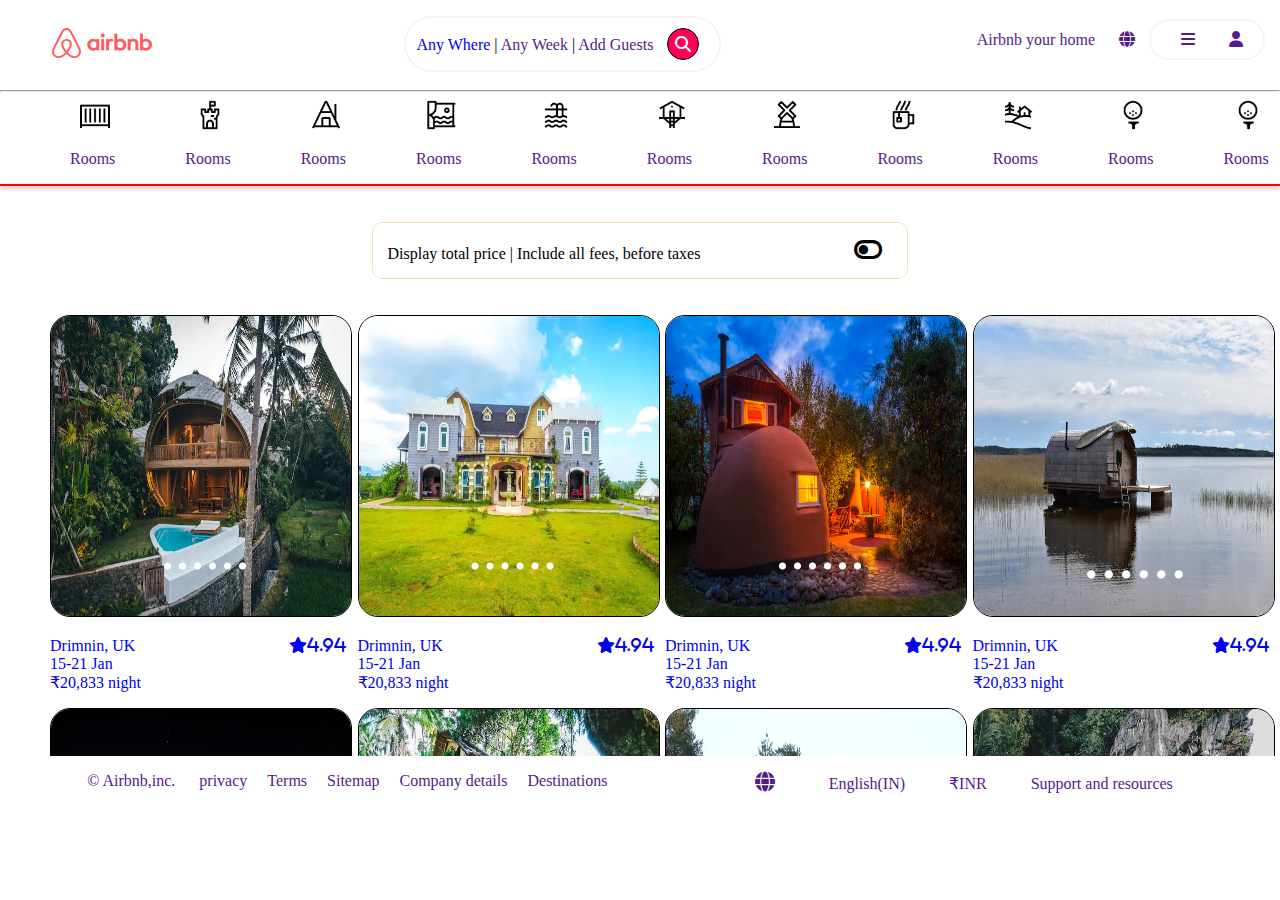
<file: index.html>
<!DOCTYPE html>
<html lang="en">
<head>
  <meta charset="UTF-8">
  <meta name="viewport" content="width=device-width, initial-scale=1.0">
  <title>Airbnb Clone</title>
  <link rel="stylesheet" href="landing.css">
  <link rel="stylesheet" href="https://cdnjs.cloudflare.com/ajax/libs/font-awesome/4.7.0/css/font-awesome.css">
  <link rel="stylesheet" href="https://cdnjs.cloudflare.com/ajax/libs/font-awesome/6.4.0/css/all.min.css">
  <link rel="icon" href="https://seeklogo.com/images/A/airbnb-logo-1D03C48906-seeklogo.com.png">
</head>
<body>
  <!-- Navbar -->
  <section class="nav1">
    <ul>
            <a href=""><li><img src="assets/1.png" alt=""></li></a> 
      <li>
      <div class="first">
            <a href="#">Any Where</a> | <a href="">Any Week</a> |<a href=""> Add Guests</a>
            <a href=""><i class="fa fa-search"></i></a> 
      </div> 
      </li>
      
      <li>  
        <div class=" second">
            <a href="">Airbnb your home <i class="fa fa-globe"></i></a>
          <span>
              <a href=""><i class="fa fa-bars"></i></a> 
              <a href=""><i class="fa fa-user"></i></a>  
            </span>
        </div>
      </li>
    </ul>
  </section>
  <hr>
  <!-- Navbar Ends -->

<!-- Second nav -->
<div class="sixth">
  <div><a href=""><img src="assets/21.jpg" alt=""><br><p>Rooms</p></a></div>
  <div><a href=""><img src="assets/22.jpg" alt=""><br><p>Rooms</p></a></div>
  <div><a href=""><img src="assets/23.jpg" alt=""><br><p>Rooms</p></a></div>
  <div><a href=""><img src="assets/24.jpg" alt=""><br><p>Rooms</p></a></div>
  <div><a href=""><img src="assets/25.jpg" alt=""><br><p>Rooms</p></a></div>
  <div><a href=""><img src="assets/26.jpg" alt=""><br><p>Rooms</p></a></div>
  <div><a href=""><img src="assets/27.jpg" alt=""><br><p>Rooms</p></a></div>
  <div><a href=""><img src="assets/28.jpg" alt=""><br><p>Rooms</p></a></div>
  <div><a href=""><img src="assets/29.jpg" alt=""><br><p>Rooms</p></a></div>
  <div><a href=""><img src="assets/30.jpg" alt=""><br><p>Rooms</p></a></div>
  <div><a href=""><img src="assets/30.jpg" alt=""><br><p>Rooms</p></a></div>
  <div><a href=""><img src="assets/30.jpg" alt=""><br><p>Rooms</p></a></div>
  <div><a href=""><img src="assets/30.jpg" alt=""><br><p>Rooms</p></a></div>
  <div><a href=""><img src="assets/30.jpg" alt=""><br><p>Rooms</p></a></div>
  <div><a href=""><img src="assets/30.jpg" alt=""><br><p>Rooms</p></a></div>
  <div><a href=""><img src="assets/30.jpg" alt=""><br><p>Rooms</p></a></div>
  <div><a href=""><img src="assets/30.jpg" alt=""><br><p>Rooms</p></a></div>
  <div><a href=""><img src="assets/30.jpg" alt=""><br><p>Rooms</p></a></div>
  <div><a href=""><img src="assets/30.jpg" alt=""><br><p>Rooms</p></a></div>
  <div><a href=""><img src="assets/30.jpg" alt=""><br><p>Rooms</p></a></div>
  <div><a href=""><img src="assets/30.jpg" alt=""><br><p>Rooms</p></a></div>
</div>
<div class="shadow-line">
  <hr class="line line-with-shadow">
</div>
<!-- Second nav Ends -->

<!-- Faltu ka part -->
  <section class="card1">
  <div class="container">
    <div class="togg">
        <p>Display total price | Include all fees, before taxes <i class="fa fa-toggle-off"></i></p>
    </div>
</div>
<!-- Faltu ka part khatam -->

<!-- Cards Start -->
  <div class="third">   
    <a href="buynow.html" target="_blank">
      <div class="image-container">
        <img src="assets/2.jpg" alt="">
        <i class="fa fa-heart-o"></i>
        <span style="font-size: 60px; color: white; position: absolute; left: 110px; top: 200px">......</span>
        <p>Drimnin, UK <i class="fa fa-star">4.94</i><br>15-21 Jan<br>₹20,833 night</p>
      </div>
    </a> 
        <a href="wood.html" target="_blank">
        <div class="image-container">
          <img src="assets/3.jpg" alt="">
          <i class="fa fa-heart-o"></i>
          <span style="font-size: 60px; color: white; position: absolute; left: 110px; top: 200px">......</span>
        <p>Drimnin, UK <i class="fa fa-star">4.94</i><br>15-21 Jan <br>₹20,833 night</i></p>
        </div>
    </a>
        <a href="mi.html" target="_blank">
          <div  class="image-container">
          <img src="assets/4.jpg" alt="">
          <i class="fa fa-heart-o"></i>
          <span style="font-size: 60px; color: white; position: absolute; left: 110px; top: 200px">......</span>
        <p>Drimnin, UK <i class="fa fa-star">4.94</i><br>15-21 Jan <br>₹20,833 night</i></p>
        </div>
    </a>  
        <a href="fr.html" target="_blank">
          <div class="image-container">
            <img src="assets/5.jpg" alt="">
            <i class="fa fa-heart-o"></i>
            <span style="font-size: 70px; color: white; position: absolute; left: 110px; top: 200px">......</span>
        <p>Drimnin, UK <i class="fa fa-star">4.94</i><br>15-21 Jan <br>₹20,833 night</i></p>
        </div>
    </a>  
</div>

<div class="fourth">
  <a href="">
    <div class="image-container">
      <img src="assets/6.jpg" alt="">
      <i class="fa fa-heart-o"></i>
      <span style="font-size: 70px; color: white; position: absolute; left: 110px; top: 200px">......</span>
      <p>Drimnin, UK <i class="fa fa-star">4.94</i><br>15-21 Jan <br>₹20,833 night</i> </p>
    </div>
  </a> 
  <a href="">
    <div class="image-container">
      <img src="assets/7.jpg" alt="">
      <i class="fa fa-heart-o"></i>
      <span style="font-size: 70px; color: white; position: absolute; left: 110px; top: 200px">......</span>
      <p>Drimnin, UK <i class="fa fa-star">4.94</i><br>15-21 Jan <br>₹20,833 night</i> </p>
    </div>
  </a> 
  <a href="">
    <div class="image-container">
      <img src="assets/8.jpg" alt="">
      <i class="fa fa-heart-o"></i>
      <span style="font-size: 70px; color: white; position: absolute; left: 110px; top: 200px">......</span>
      <p>Drimnin, UK <i class="fa fa-star">4.94</i><br>15-21 Jan <br>₹20,833 night</i> </p>
    </div>
  </a> 
  <a href="">
    <div class="image-container">
      <img src="assets/9.jpg" alt="">
      <i class="fa fa-heart-o"></i>
      <span style="font-size: 70px; color: white; position: absolute; left: 110px; top: 200px">......</span>
      <p>Drimnin, UK <i class="fa fa-star">4.94</i><br>15-21 Jan <br>₹20,833 night</i> </p>
    </div>
  </a> 

</div>

</section>
<!-- Cards Ending -->

<!-- Footer Start -->
<section>
  <footer class="rtr">
    <div class="nia">
      <p> <a href="">&copy; Airbnb,inc.</a> <a href="">privacy</a><a href="">Terms</a><a href="">Sitemap</a><a href="">Company details</a><a href="">Destinations</a></p>
    </div>
    <div class="fwe">
      <p><a href=""><i class="fa fa-globe"></i></a> <a href="">English(IN)</a> <a href="">₹INR</a> <a href="">Support and resources</a></p>
    </div>
  </footer>
</section>
<!-- Footer End -->
</body>
</html>
</file>
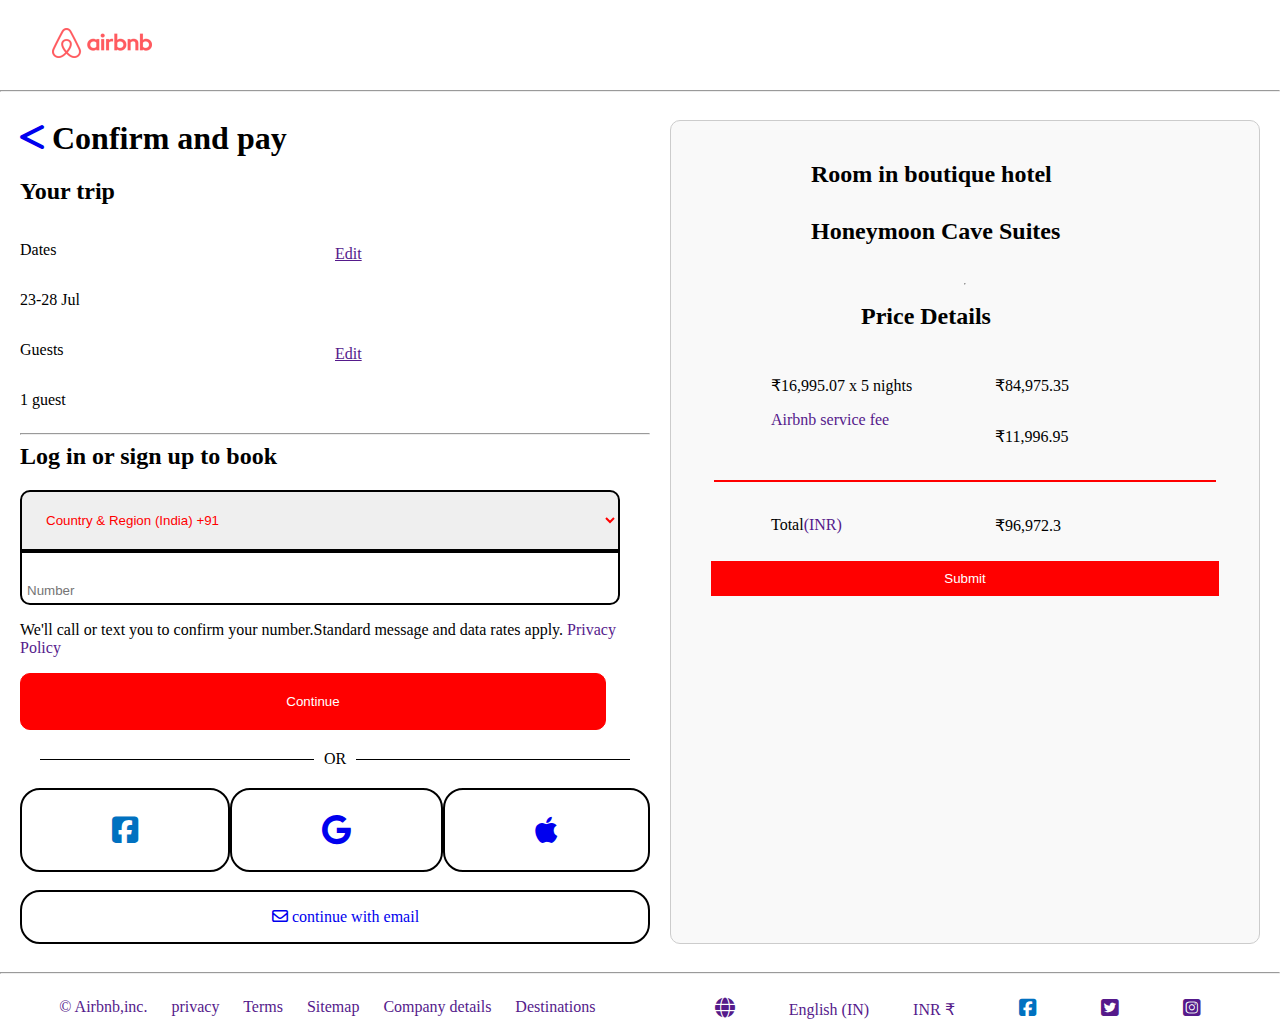
<file: confirm.html>
<!DOCTYPE html>
<html lang="en">
<head>
  <meta charset="UTF-8">
  <meta name="viewport" content="width=device-width, initial-scale=1.0">
  <title>Confirm</title>
  <link rel="stylesheet" href="landing.css">
  <link rel="stylesheet" href="https://cdnjs.cloudflare.com/ajax/libs/font-awesome/4.7.0/css/font-awesome.css">
  <link rel="stylesheet" href="https://cdnjs.cloudflare.com/ajax/libs/font-awesome/6.4.0/css/all.min.css">
  <link rel="icon" href="https://seeklogo.com/images/A/airbnb-logo-1D03C48906-seeklogo.com.png">
</head>
<body>
  <!-- Navbar -->
  <section class="nav1">
          <ul>
            <a href=""><li><img src="assets/1.png" alt=""></li></a> 
          </ul>
  </section>
  <hr class="nice">  
    <!-- Navbar End -->

<!-- Confirm or pay -->
    <div class="fifty">
    <div class="coon">
      <h1> <a href="buynow.html"><i class="fa-solid fa-less-than"></i></a> Confirm and pay</h1>
      <h2>Your trip</h2>
      <div class="pearl">
        <div><p>Dates</p></div>
        <div class="dffo"><a href=""><u>Edit</u></a></div>
        <div><p>23-28 Jul</p></div>
        <div><p>&nbsp;</p></div>
        <div><p>Guests</p></div>
        <div class="dffo"><a href=""><u>Edit</u></a></div>
        <div><p>1 guest</p></div>
      </div>

 <hr class="keypad">
      <h3 class="keypad">Price Details</h3>
      <div class="keybor">
          
          <div><p>₹16,995.07 x 5 nights</p></div>
          <div><p>₹84,975.35</p></div>
          <div><a href="">Airbnb service fee</a></div>
          <div><p>₹11,996.95</p></div>
      </div>
      <hr class="keypad">
      <div class="mouice">
        <div><p>Total<a href="">(INR)</a></p></div>
        <div><p>₹96,972.3</p></div>
        <div><p>&nbsp;</p></div>
        <div><p> <u><a href="">More info</a></u> </p></div>
      </div>
<hr>

      <div class="leaf">
        <h2>Log in or sign up to book</h2>
        <select class="choy">
            <option value="apple">Country & Region <br>(India) +91 </option>
            <option value="banana">Aland Islands(+358)</option>
            <option value="orange">Albania (+355)</option>
            <option value="grape">American Samoa(+1)</option>
            <option value="kiwi">Andorra(+376)</option>
        </select>
        <div class="numb">
            <input type="number" placeholder="Number">
        </div>
        <p class="rgf">We'll call or text you to confirm your number.Standard message and data rates apply. <a href="">Privacy Policy</a></p>
        <div class="trt">
            <button>Continue</button>
        </div>
        <div class="horizontal-container">
            <div class="horizontal-lines"></div>
            <p>OR</p>
            <div class="horizontal-lines"></div>
        </div>
        <div class="logg">
        <a href="https://www.facebook.com/login.php?skip_api_login=1&api_key=138566025676&kid_directed_site=0&app_id=138566025676&signed_next=1&next=https%3A%2F%2Fwww.facebook.com%2Fdialog%2Foauth%3Fdisplay%3Dpopup%26response_type%3Dcode%26client_id%3D138566025676%26state%3DVXIWUCSOMGBLTZBKYQXLYTQCWEHRTV%26scope%3Demail%2
          Buser_birthday%26redirect_uri%3Dhttps%253A%252F%252Fwww.airbnb.co.in%252Foauth_callback%26ret%3Dlogin%26fbapp_pres%3D0%26logger_id%3D3b756393-019c-4b69-9705-14356dcf102e%26tp%3Dunspecified&cancel_url=https%3A%2F%2Fwww.airbnb.co.in%2Foauth_callback%3Ferror%3Daccess_denied%26error_code%3D200%26error_description%3D
          Permissions%2Berror%26error_reason%3Duser_denied%26state%3DVXIWUCSOMGBLTZBKYQXLYTQCWEHRTV%23_%3D_&display=popup&locale=en_GB&pl_dbl=0">
          <div class="fadu"><i class="fa-brands fa-square-facebook"></i></div>
        </a>
        
        <a href="https://accounts.google.com/o/oauth2/auth/oauthchooseaccount?response_type=code&access_type=offline&client_
            id=622686756548-j87bjniqthcq1e4hbf1msh3fikqn892p.apps.googleusercontent.com&state=DBSJSFYCFNIYELISWDNKITZNQXCHJH&sco
            pe=profile%20email&redirect_uri=https%3A%2F%2Fwww.airbnb.co.in%2Foauth_callback&service=lso&o2v=1&flowName=GeneralOAuthFlow">
            <div class="fadu"><i class="fa-brands fa-google"></i></div>
        </a>
        <a href="https://appleid.apple.com/auth/authorize?response_type=code&response_mode=form_post&client_id=com.airbnb.web&
            state=XNSNVQGOTMGVZNZCABLRCAWAFUALUZ&scope=name+email&redirect_uri=https%3A%2F%2Fwww.airbnb.co.in%2Foauth_callback">
            <div class="fadu"><i class="fa-brands fa-apple"></i></div>
        </a>
        </div>
        <br>
        <div class="chalo">
          <a href="https://www.google.com/intl/en_in/gmail/about/"><p><i class="fa-regular fa-envelope"></i> continue with email</p></a>
        </div>
      </div>
    </div>
<!-- Confirm or pay End-->

<!-- Right wala form -->
    <div class="form">
      <form action="">
        <h2>Room in boutique hotel</h2>
        <h2>Honeymoon Cave Suites</h2>
        <hr>
        <h2 style="margin-left: 150px;">Price Details</h2>
        <div class="tech">
        <div><p>₹16,995.07 x 5 nights</p></div>
        <div><p>₹84,975.35</p></div>
        <div><a href="">Airbnb service fee</a></div>
        <div><p>₹11,996.95</p></div>
        </div>
        <hr color="red" width="500px">
        <div class="ful">
        <div><p>Total<a href="">(INR)</a></p></div>
        <div><p>₹96,972.3</p></div>
        </div>
        <button type="submit">Submit</button>
      </form>
    </div>
  </div>
  <!-- Right wala form -->
  
  <hr class="nice">

  <!-- Footer Starts -->
  <footer class="rtr">
    <div class="nia">
      <p> 
        <a href="">&copy; Airbnb,inc.</a> 
        <a href="">privacy</a>
        <a href="">Terms</a>
        <a href="">Sitemap</a>
        <a href="">Company details</a>
        <a href="">Destinations</a>
      </p>
    </div>
    <div class="fwe">
      <p>
        <a href=""><i class="fa fa-globe"></i></a>
        <a href="">English (IN)</a>
        <a href="">INR ₹ </a>
        <a href=""><i class="fa-brands fa-square-facebook"></i></a></i>
        <a href=""><i class="fa-brands fa-square-twitter"></i></a>
        <a href=""><i class="fa-brands fa-square-instagram"></i></a>
      </p>
    </div>
  </footer>
  <!-- Footer End -->
  </body>
  </html>
</file>
<file: landing.css>
body{
    margin: 0px;
    padding: 0px;
}
@media (max-width: 666px) 
{
  html, body
  {
    overflow-x: hidden;
  }
  html {
    scroll-behavior: smooth;
  }
}
html {
  scroll-behavior: smooth;
}
ul li img
{
    width: 100px;
    padding: 12px;
}
ul li
{
    list-style-type: none;
}
a
{
    text-decoration: none;
}
ul
{
    display: flex;
    justify-content: space-between;
}
.nav1{
    position: sticky;
    top: 0px;
}
@media (max-width: 666px) 
{
  .nav1 img
  {
    display: none;
  }
}
@media (max-width: 666px) 
{
  .second
  {
    display: none;
  }
}


.card1{
    height: 570px;
    overflow-x: hidden;
    width: 100%;
}
.first
{
    border: 2px solid whitesmoke;
    border-radius: 30px 30px 30px 30px;
    padding: 10px;
}
.first i
{
    color: white;
    border: 1px solid black;
    padding: 7px;
    border-radius: 50%;
    background-color: #FF0056;
    margin-left: 10px;
}
.first:hover {
    box-shadow: 0px 6px 6px wheat;
}
@media (max-width: 666px) 
{
  .first
  {
    margin-left: -40px;
  }
}
span:hover
{
    box-shadow: 0px 6px 6px wheat;
}


a {
    text-decoration: none;
}
.second
{
    padding: 15px;
    margin-bottom: 10px; 
}
.second i
{
    margin-left: 20px;
}
.fa 
{
    margin-right: 10px; 
}
.second span
{
    border: 2px solid whitesmoke;
    padding: 10px;
    border-radius: 20px 20px 20px 20px;
}
.third img
{
    width: 300px; 
    height: 300px;
    border-radius: 20px 20px 20px 20px;
}
.third {
    display: grid;
    grid-template-columns: repeat(4, 1fr);
}
.fourth img
{
    width: 300px; 
    height: 300px;
    border-radius: 20px 20px 20px 20px;
}
.fourth {
    display: grid;
    grid-template-columns: repeat(4, 1fr);   
}
.third i
{
    margin-left: 150px;
}
.fourth i
{
    margin-left: 150px;
}
.third img
{
    border: 1px solid black;
}
.fourth img
{
    border: 1px solid black;
}
/* ============buynow======== */
.same1 img
{
    width:600px;
    margin: 10px;
    border-radius: 10px;
}
@media (max-width: 666px) 
{
  .same1 img
  {
    width: 300px;
    margin-left: -15px;
  }
}
.same2 img{
  width: 280px;
  padding: 10px;
  border-radius: 20px 20px 20px 20px;
}
@media (max-width: 666px) 
{ 
  .same2 
  {
  
    margin-left: -320px;
    margin-top: 240px;
    
  }
  .same2 img
  {
    width: 300px;
  }

}
.same3 img{
    width: 280px;
    padding: 10px;
    border-radius: 20px 20px 20px 20px;
}
@media (max-width: 666px) 
{ 
  .same3
  {
  
    margin-left: -320px;
    margin-top: 680px;
    
  }
  .same3 img
  {
    width: 300px;
  }

}

.sixth
{
    display: flex;
    overflow-y: hidden;
}
.sixth img
{
    width: 30px;
    margin-left: 80px;
}
.sixth p 
{
    margin-left: 70px;
}
.container {
    display: flex;
    justify-content: center;
    align-items: center;
}
@media (max-width: 666px) 
{
  .container
  {
    margin-left: 14px;
  }
  .togg p
  {
    background-color: red;
    
  }
}
.togg p
{
    border: 1px solid wheat;
    border-radius: 10px 10px 10px 10px;
    justify-content: center;
    align-items: center;
    padding: 15px;
}
.togg i
{
    margin-left: 150px;
    font-size: 25px;
}
.jag h2
{
    margin-left: 60px;
}
.jag p
{
    margin-left: 60px;
}
@media (max-width: 666px) 
{
  .jag h2
{
   margin-left: 30px;
   font-size: 34px;
}
 .jag p
 {
  margin-left: 30px;
  font-size: 34px;
 }
}
.wood 
{
    display: flex;
    margin-left: 1110px;
}
.wood i 
{
    margin-left: 10px;
}
@media (max-width: 666px) 
{
  .wood
  {
    margin-left: 50px;
  }
}

.same3
{
    margin-right: 230px;
}
.sixth::-webkit-scrollbar
      {
        display: none;
      }
@media (max-width: 666px) 
{
    .sixth
    {
      margin-left: -41px;
    }
}
.image-container {
    position: relative;
    display: inline-block;
  }
.image-container i.fa-heart-o 
  {
    position: absolute;
    left: 100px;
    top: 20px;
    z-index: 1; 
  }
  .third
  {
    margin-left: 50px;
  }
  @media (max-width: 666px) 
    {
      .third
      {
        display: grid;
    grid-template-columns: repeat(1, 1fr);
    margin-left: 40px;
      }
    }
  .fourth
  {
    margin-left: 50px;
  }
  @media (max-width: 666px) 
  {
    .fourth
    {
      display: grid;
  grid-template-columns: repeat(1, 1fr);
  margin-left: 40px;
    }
  }
  .container 
  {
    display: flex;
    justify-content: space-between;
    padding: 20px;
  }
  .content 
  {
    flex: 1;
    padding-right: 20px;
  }
  @media (max-width: 666px) 
  {
   .content h1
   {
    margin-left: 35px;
   }
   .thik p 
   {
    margin-left: 40px;
   }
   .thik hr
   {
    width: 100%;

   }

  }
  @media(max-width:666px)
  {
    .had
    {
        width: 80%;
    }
    .dah
    {
      margin-left: 120px;
    }
  }
  @media (max-width: 666px) 
  {
    .fridge
    {
      margin-left: 70px;
    }

  }
  .form 
  {
    flex: 1;
    padding-left: 20px;
  }
  form 
  {
    padding: 20px;
  }
  h1, h2 
  {
    margin-top: 0;
  }
  label, input, textarea 
  {
    display: block;
    margin-bottom: 10px;
  }
  input, textarea 
  {
    width: 100%;
    padding: 5px;
  }
  button 
  {
    background-color: red;
    color: white;
    padding: 10px 20px;
    border: none;
  }
  button:hover {
    background-color: black;
  }
.mine 
{
    display: flex;
}
.mine div
{
    border: 1px solid black;
    margin-left: 90px;
    padding: 20px;
    border-radius: 20px 20px 20px 20px;
}
@media (max-width: 666px) 
{
  .mine
  {
    display: grid;
    grid-template-columns: repeat(1, 1fr);
    width: 100%;
    margin-left: -30px;
    
  }
  .camera
  {
    margin-top: 10px;
  }
  .camera i 
  {
    margin-left: 100px;
  }
  .camera p
  {
    margin-left: 70px;
  }
  .clatu
  {
    width: 100%;
    margin-left: 0px;

  }
}
  .boat 
  {
    display: grid;
    grid-template-columns: repeat(2, 1fr);
    grid-gap: 20px; 
    margin-bottom: 30px;
  }
  @media (max-width: 666px) 
  {
    .yours h2
    {
      margin-left: 70px;

    }
    .boat
    {
      margin-left: 60px;
      display: grid;
      grid-template-columns: repeat(1, 1fr);
    }
    .demm
    {
      margin-left: 70px;
    }
  }

  .item i 
  {
  font-size: 24px;
    margin-right: 10px;
  }
  .item a
  {
    border: 1px solid black;
    padding: 20px;
    border-radius: 10px 10px 10px 10px;
  }
  @media (max-width: 666px) 
  {
    .boat .item a
    {
      margin-left: 30px;
      
      background-color: red;
    }
  }
  .calendar 
  {
    max-width: 300px;
    margin: auto;
    border: 1px solid white;
    border-radius: 5px;
    padding: 10px;
  }
  .days 
  {
    display: grid;
    grid-template-columns: repeat(7, 1fr);
    text-align: center;
  }
  @media (max-width: 666px) 
  {
    .days
    {
      margin-left: -10px;
    }
  }
  .day 
  {
    padding: 5px;
    font-weight: bold;
  }
  .dates 
  {
    display: grid;
    grid-template-columns: repeat(7, 1fr);
  }
  .date 
  {
    padding: 5px;
    text-align: center;
  }
  .calendar
  {
    border: 2px solid purple;
  }
  .date:hover {
    background-color: purple;
  }
  .fe 
  {
    display: flex;
  }
  @media (max-width: 666px) 
  {
    .fe
    {
      display: grid;
      
    }
    .calendar
    {
      width: 96%;
      margin-top: 10px;
      
    }
  }
  .pen
  {
    display: flex;
    justify-content: space-evenly;
  }
  .nxt 
  {
  width: 250px;
  border: 2px solid black;
  padding: 10px;
  border-radius: 5px;
  }
  /* styles.css */
  .eleven {
    display: flex;
    flex-wrap: wrap;
    justify-content:space-evenly;
    gap: 10px; 
  }
  .bar-container 
  {
    display: flex;
    align-items: center;
  }
  .bar {
    width: 100px; 
    height: 3px;
    background-color: black;
    margin-right: 10px; 
  }
  .bar-container span {
    font-size: 14px; 
  }
  .revv
  {
    display: grid;
    grid-template-columns: repeat(2, 1fr);
    margin-left: 120px;
  }
  .revv div
  {
    margin-top: 20px;
  }
  @media (max-width: 666px) 
  {
    .revv 
    {
      margin-left: 40px;
      width: 80%;
    }
  }
  .rough a
  {
    border: 2px solid black;
    padding: 10px;
    margin-left: 120px;
  }
  @media (max-width: 666px) 
  {
    .rough a
    {
      margin-left: 50px;
    }

  }
  .mapu iframe
  {
    width: 600px;
    height: 400px;
    margin-left: 500px;

  }
  @media (max-width: 666px) 
  {
    .mapu iframe 
    {
      margin-left: 40px;
      width: 70%; 
      height: 300px; 
    }
  }

  .noe
  {
    display: grid;
    grid-template-columns: repeat(2, 1fr);
  }
  .tdo 
  {
    display: grid;
    grid-template-columns: repeat(3, 1fr);
  }
  .part
  {
    display: grid;
    grid-template-columns: repeat(4, 1fr);
  }
  .dell
  {
    display: grid;
    grid-template-columns: repeat(4, 1fr);
  }
  .last
  {
    display: grid;
    grid-template-columns: repeat(4, 1fr);
  }
  .rtr
  {
    display: flex;
    justify-content: space-evenly;
  }
  
  .fwe i 
  {
    margin-left: 20px;
  }
  .hst
  {
    margin-left: 120px;
  }
  @media (max-width: 666px) 
  {
    .hst
    {
      margin-left: 70px;
    }
  }

  .noe
  {
    margin-left: 120px;
  }
  @media (max-width: 666px) 
  {
    .noe
    {
      margin-left: 40px;
      width: 70%;
    }
  }
  .hea
  {
    margin-left: 120px;
  }
  @media (max-width: 666px) 
  {
    .hea
    {
      margin-left: 60px;
    }
  }
  .tdo
{
  margin-left: 120px;
}
@media (max-width: 666px) 
{
  .tdo
  {
    width: 77%;
    margin-left: 40px;
  }
}
.is
{
  margin-left: 120px;
}
@media (max-width: 666px) 
{
  .is
  {
    width: 70%;
    margin-left: 20px;
  }
}
.part
{
  margin-left: 120px;
}
@media (max-width: 666px) 
{
  .part
  {
    width: 77%;
    margin-left: 40px;
    display: grid;
    grid-template-columns: repeat(3, 1fr);

  }
  .part a
  {
    margin-right: 10px;
  }
}
.iot
{
  margin-left: 120px;
}
@media (max-width: 666px) 
{
  .iot
  {
    margin-left: 10px;
  }
}
.dell
{
  margin-left: 120px; 

}
@media (max-width: 666px) 
{
  .dell
  {
    width: 70%;
    margin-left: 40px;
    display: grid;
    grid-template-columns: repeat(2, 1fr);
  }

}
.frya
{
  margin-left: 120px;
}
@media (max-width: 666px) 
{
  .frya
  {
    width: 100%;
    margin-left: 40px;
    display: grid;
    grid-template-columns: repeat(2, 1fr);
  }

}
.last
{
  margin-left: 120px;
}
@media (max-width: 666px) 
{
  .last
  {
    width: 80%;
    margin-left: 30px;
    display: grid;
    grid-template-columns: repeat(2, 1fr);
  }

}
.fwe i 
{
  font-size: 20px;
}
.container
{
  justify-content: center;
}

.fifty
{
  display: flex;
  justify-content: space-between;
  padding: 20px;
}
.coon
{
  flex: 1;
  padding-right: 20px;
}
.pearl
{
  display: grid;
  grid-template-columns: repeat(2, 1fr);
}
select
{
  color: red;
  padding: 20px;
  width: 600px;
  border: 2px solid black;
  border-radius: 10px 10px 0px 0px;
}
.numb
{
  width: 586px;
}
.numb input
{
  border: 2px solid black;
  border-radius: 0px 0px 10px 10px;
  padding-top: 30px;
  padding-top: 30px;
}
.trt button
{
  padding: 20px;
  width: 586px;
  border: 1px solid red;
  border-radius: 10px 10px 10px 10px;
}
@media (max-width: 666px) 
{
  .trt button
  {
    width: 100%;
  }

}
.horizontal-container 
{
  display: flex;
  align-items: center;
  justify-content: center;
  margin: 20px;
}

.horizontal-lines
{
  flex: 1;
  height: 1px;
  background-color: black;
}

.horizontal-container p 
{
  margin: 0 10px;
}
@media (max-width: 666px) 
{
  .horizontal-container 
  {
    margin-left: 0px;
    width: 100%;
  }
}
.logg
{
  display: flex;
  justify-content: space-evenly;
}
.logg div
{
  border: 2px solid black;
  padding-left: 90px;
  padding-right: 90px;
  padding-top: 25px;
  padding-bottom: 25px;
  border-radius: 20px 20px 20px 20px;
}
.logg i
{
  font-size: 30px;
}
@media (max-width: 666px) 
{
  .form
  {
    display: none;
  }
  .logg 
  {
    display: grid;
    margin-left: -5px;
    
  }
  .logg a 
  {
    margin-top: 20px;
  }
}
.chalo
{
  border: 2px solid black;
  border-radius: 20px 20px 20px 20px;
}
.chalo p
{
  margin-left: 250px;
}
@media (max-width: 666px) 
{
  .chalo
  {
    width: 95%;
    margin-left: 10px;
  }
  .chalo p
  {
    margin-left: 70px;
  }
}

.dffo
{
  margin-top: 20px;
}
@media (max-width: 666px) 
{
  .dffo a
  {
    margin-left: 50px;
  }

}
.keypad
{
  display: none;
}
@media (max-width: 666px) 
{
  .keypad
{
  display: block;
}
}
.keybor 
{
  display: none;
  grid-template-columns: repeat(2, 1fr);
}
@media (max-width: 666px) 
{
  .keybor 
  {
    display: grid;
    grid-template-columns: repeat(2, 1fr);
  }
}
.mouice
{
  display: none;
  grid-template-columns: repeat(2, 1fr);
}
@media (max-width: 666px) 
{
  .mouice
{
  display: grid;
  grid-template-columns: repeat(2, 1fr);
}
}
@media (max-width: 666px) 
{
  .choy
  {
    width: 95%
  }
  .numb
  {
    width: 91%
  }
  .rgf
  {
    width: 100%;
  }

}
.rtr a  
{
  margin-right: 20px;
}
@media (max-width: 666px) 
{
  .sicc p
  {
    margin-left: 30px;
    display: grid;
    grid-template-columns: repeat(2, 1fr);
  }
  .rtr
  {
    display: block;
  }
  .fwe
  {
    width: 50%;
  }
  .fwe p
  {   

    display: flex;
    display: grid;
    grid-template-columns: repeat(4, 1fr);
    
   
  }  
}

@media (max-width: 666px) 
{
    .nia
    {
      margin-left: 30px;
    }
    .nia p 
    {
      display: grid;
      grid-template-columns: repeat(2, 1fr);
    }
}
@media (max-width: 666px) 
{
    .nice
    {
      width: 100%;
      margin-left: 1px;
    }
}

.fwe a 
{
  margin-left: 20px;
}
@media (max-width: 666px) 
{
  .fwe p
    {
      display: grid;
      grid-template-columns: repeat(3, 1fr);
    }
}

.form 
{
  max-width: 600px;
  margin: 0 auto;
  padding: 20px;
  border: 1px solid #ccc;
  border-radius: 10px;
  background-color: #f9f9f9;
}

.form h1
{
  text-align: center;
}

.form form 
{
  display: grid;
  grid-gap: 10px;
}
.side 
{
  display: grid;
  grid-template-columns: repeat(2, 1fr);
  grid-gap: 10px;
}

.side div {
  padding: 15px;
  border: 2px solid black;
  text-align: center;
}
.guest select
{
  width: 550px;
}

.fry a 
{
  text-align: center;
  color: white;
  padding: 10px;
  padding-left: 250px;
  padding-right: 250px;
  border-radius: 10px;
  background-color: blue;
  text-decoration: none;
}

.prc 
{
  display: grid;
  grid-template-columns: repeat(2, 1fr);
  grid-gap: 10px;
}
.tech
{
  display: grid;
  grid-template-columns: repeat(2, 1fr);
  margin-left: 60px;
}
.ful
{
  display: grid;
  grid-template-columns: repeat(2, 1fr);
  margin-left: 60px;
}
form h2 
{
  margin-left: 100px;
}
.image-container i:hover
{
  color: red;
}
.fa-brands.fa-square-facebook
{
  color: #0071C0;
}
.shadow-line {
  display: flex;
  align-items: center;
}

.line {
  flex: 1;
  border: none;
  border-top: 2px solid red;
  margin: 0;
  padding: 0;
}

.line-with-shadow {
  box-shadow: 0px 2px 4px rgba(0, 0, 0, 0.4); /* Adjust values as needed */
  z-index: 1;
}

.keybot
{
  display: none;
  grid-template-columns: repeat(2, 1fr);
}
@media (max-width: 666px) 
{
  .keybot
    {
      display: grid;
      grid-template-columns: repeat(2, 1fr);
      position: fixed;
      bottom: 0;
      width: 100%; /* Make sure the element spans the entire width */
      background-image: linear-gradient(to bottom, #49b9c3, #42bbc6, #3bbdc9, #32becc, #26c0cf, #1cbfd2, #0fbdd6, #00bcd9, #00b7dc, #00b1df, #00abe1, #13a5e2);
      padding: 10px; /* Add some spacing around the buttons */
      box-sizing: border-box; /* Include padding in the width */
    }
    .keybot div
    {
      margin-left: 20px;
    }
    .keybot a
    {
      background-color: red;
      color: white;
      padding: 10px 20px;
      border: none;
      border-radius: 10px 10px 10px 10px;
    }
}

.hidee
{
  display: none;
}

@media (max-width: 666px) 
{
  .hidee
  {
    margin-left: 30px;
    margin-bottom: 10px;
    display: block;
    border: 2px solid black;
    width: 30px;
    padding: 5px;
    border-radius: 40%;
    background-color: red;
   

  }
  .hidee i 
  {
    color: white;
  }
}
</file>
